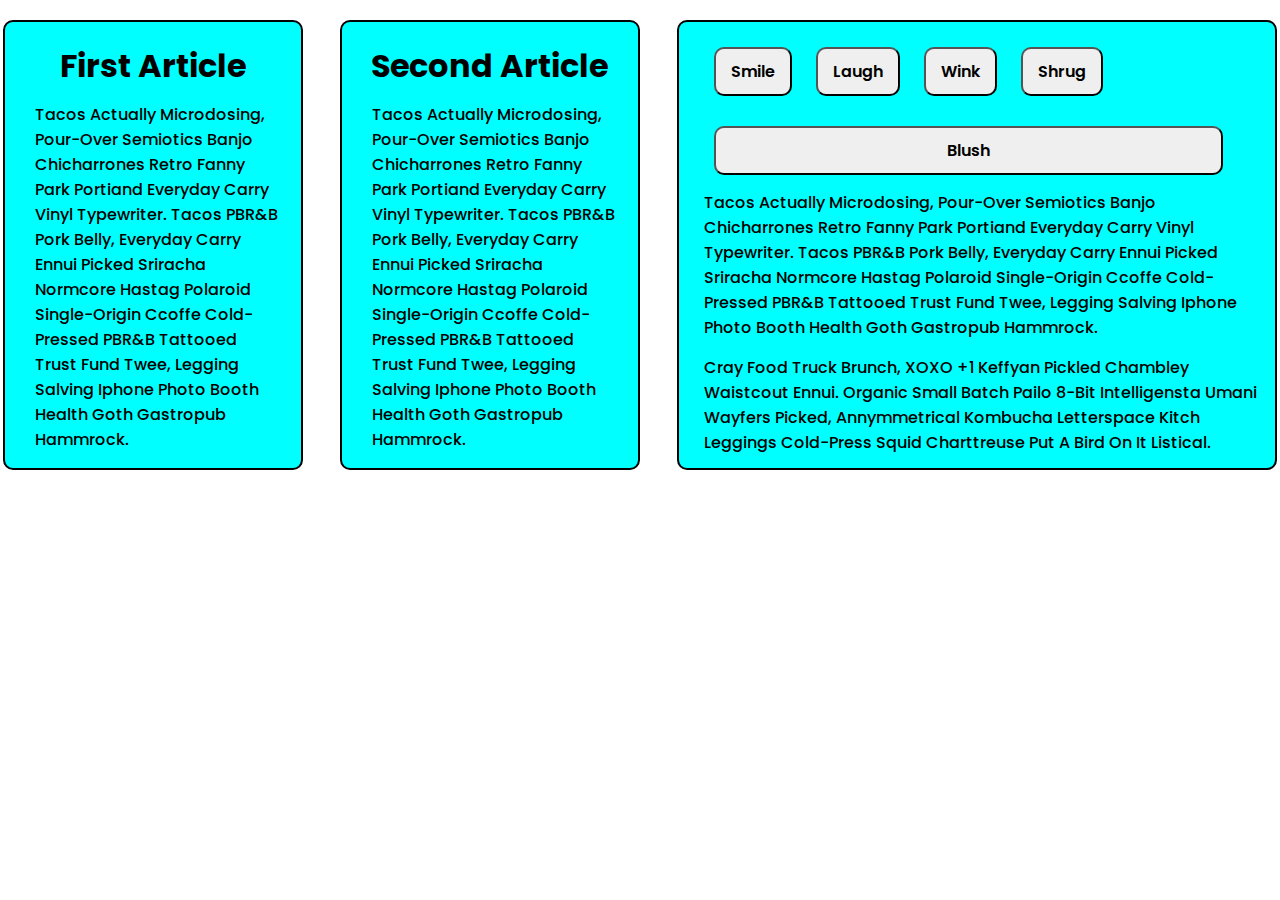
<file: Project-1/index.html>
<!DOCTYPE html>
<html lang="en">

<head>
    <meta charset="UTF-8">
    <meta name="viewport" content="width=device-width, initial-scale=1.0">
    <title>Document</title>
    <link rel="preconnect" href="https://fonts.googleapis.com">
    <link rel="preconnect" href="https://fonts.gstastic.com" crossorigin>
    <link
        href="https://fonts.googleapis.com/css2?family=Open+Sans:ital,wght@0,300..800;1,300..800&family=Playwrite+HR:wght@100..400&family=Poppins:ital,wght@0,100;0,200;0,300;0,400;0,500;0,600;0,700;0,800;0,900;1,100;1,200;1,300;1,400;1,500;1,600;1,700;1,800;1,900&family=Roboto:ital,wght@0,100;0,300;0,400;0,500;0,700;0,900;1,100;1,300;1,400;1,500;1,700;1,900&display=swap"
        rel="stylesheet">
    <link rel="stylesheet" href="style.css">
</head>

<body>
    <div class="container">
        <div class="para-1">
            <div class="para-content">
                <h1>First article</h1>
                <p>Tacos actually microdosing, pour-over semiotics banjo chicharrones retro fanny park portiand everyday
                    carry vinyl typewriter. tacos PBR&B pork belly, everyday carry ennui picked sriracha normcore hastag
                    polaroid single-origin ccoffe cold-pressed PBR&B tattooed trust fund twee, legging salving iphone
                    photo booth health goth gastropub hammrock.</p>
            </div>
        </div>
        <div class="para-1">
            <div class="para-content">
                <h1>Second article</h1>
                <p>Tacos actually microdosing, pour-over semiotics banjo chicharrones retro fanny park portiand everyday
                    carry vinyl typewriter. tacos PBR&B pork belly, everyday carry ennui picked sriracha normcore hastag
                    polaroid single-origin ccoffe cold-pressed PBR&B tattooed trust fund twee, legging salving iphone
                    photo booth health goth gastropub hammrock.

                </p>
            </div>
        </div>
        <div class="para-1">
            <div class="para-content-1">
                <button>Smile</button>
                <button>Laugh</button>
                <button>Wink</button>
                <button>Shrug</button>
                <button id="btn">Blush</button>

                <p>Tacos actually microdosing, pour-over semiotics banjo chicharrones retro fanny park portiand everyday
                    carry vinyl typewriter. tacos PBR&B pork belly, everyday carry ennui picked sriracha normcore hastag
                    polaroid single-origin ccoffe cold-pressed PBR&B tattooed trust fund twee, legging salving iphone
                    photo booth health goth gastropub hammrock.</p>
                <p>cray food truck brunch, XOXO +1 keffyan pickled chambley waistcout ennui. Organic small batch pailo
                    8-bit intelligensta umani wayfers picked, annymmetrical kombucha letterspace kitch leggings
                    cold-press squid charttreuse put a bird on it listical.</p>
            </div>
        </div>
    </div>

</body>

</html>
</file>
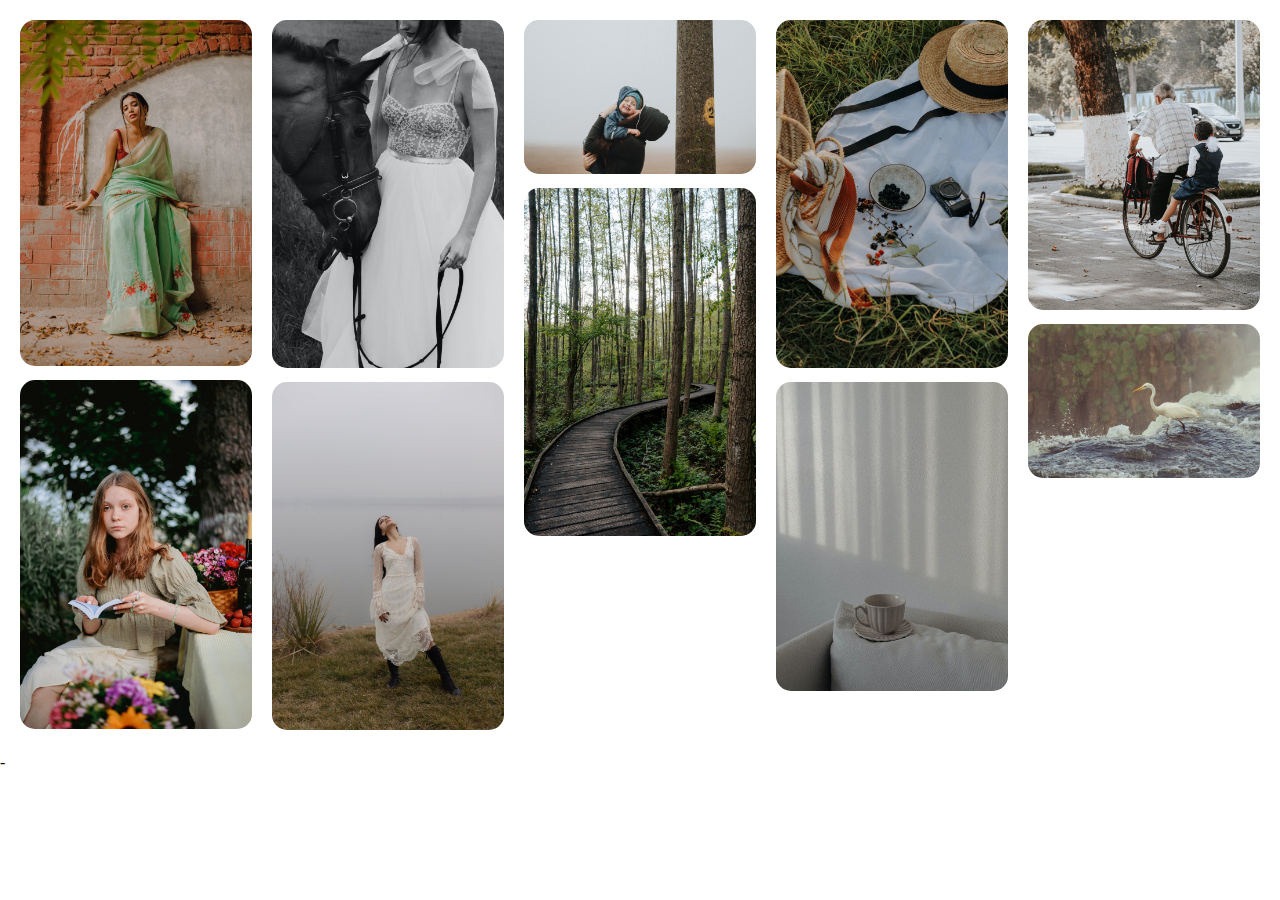
<file: Project-10/index.html>
<!DOCTYPE html>
<html lang="en">

<head>
    <meta charset="UTF-8">
    <meta name="viewport" content="width=device-width, initial-scale=1.0">
    <title>Document</title>
<link rel="stylesheet" href="style.css"></head>

<body>
    <div class="container">
        <div class="box">
            <img src="images/girl1.jpeg" alt="">
        </div>
        <div class="box">
            <img src="images/girl2.jpeg" alt="">
        </div>
        <div class="box">
            <img src="images/girl3.jpeg" alt="">
        </div>
        <div class="box">
            <img src="images/girl4.jpeg" alt="">
        </div>
        <div class="box">
            <img src="images/love.jpeg" alt="">
        </div>
        <div class="box">
            <img src="images/outdoor.jpeg" alt="">
        </div>
        <div class="box">
            <img src="images/outside.jpeg" alt="">
        </div>
        <div class="box">
            <img src="images/tea.jpeg" alt="">
        </div>
        <div class="box">
            <img src="images/together.jpeg" alt="">
        </div>
        <div class="box">
            <img src="images/bird.jpeg" alt="">
        </div>
    </div>
</body>

</html> -
</file>
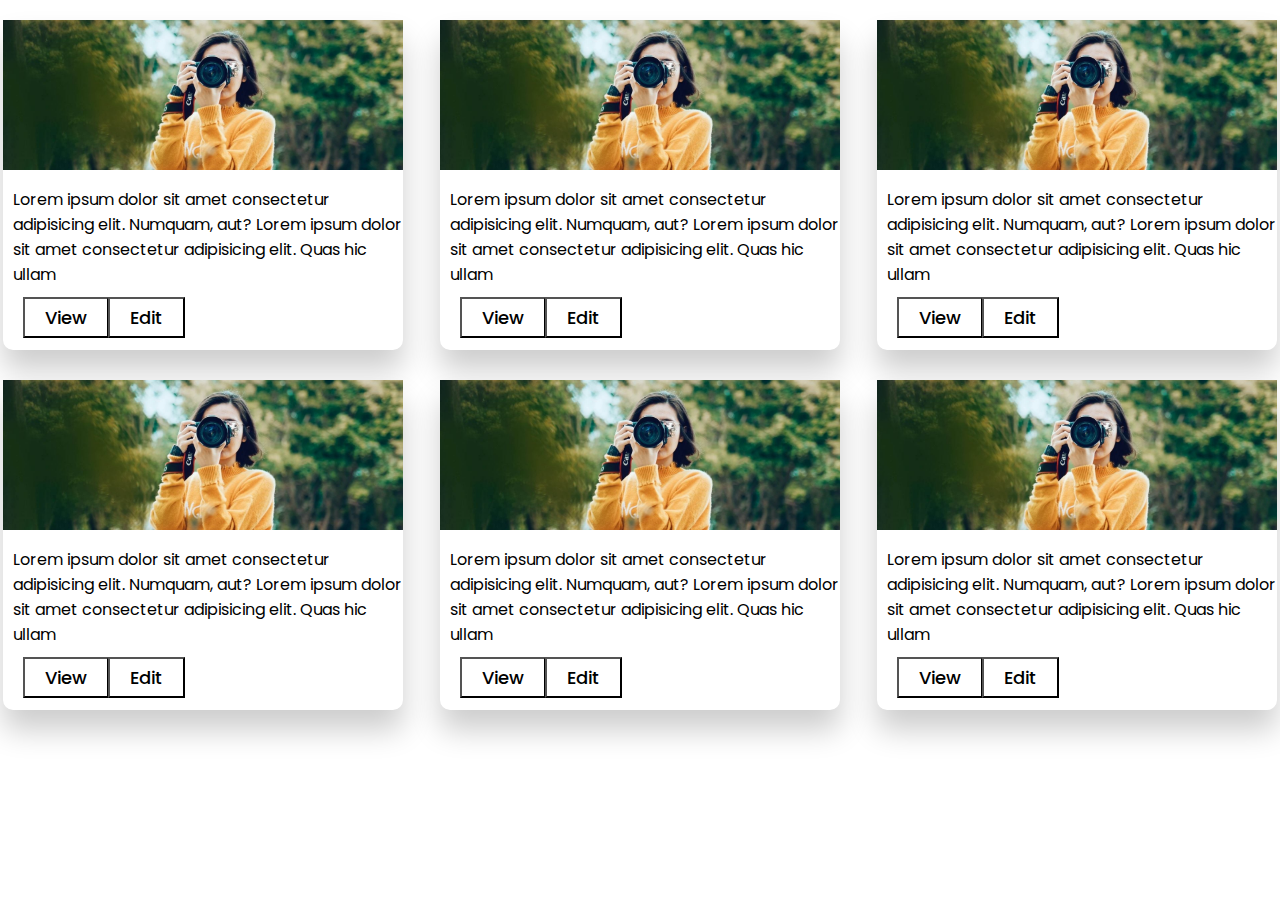
<file: Project-2/index.html>
<!DOCTYPE html>
<html lang="en">

<head>
    <meta charset="UTF-8">
    <meta name="viewport" content="width=device-width, initial-scale=1.0">
    <title>Document</title>
    <link rel="preconnect" href="https://fonts.googleapis.com">
    <link rel="preconnect" href="https://fonts.gstatic.com" crossorigin>
    <link
        href="https://fonts.googleapis.com/css2?family=Open+Sans:ital,wght@0,300..800;1,300..800&family=Playwrite+HR:wght@100..400&family=Poppins:ital,wght@0,100;0,200;0,300;0,400;0,500;0,600;0,700;0,800;0,900;1,100;1,200;1,300;1,400;1,500;1,600;1,700;1,800;1,900&family=Roboto:ital,wght@0,100;0,300;0,400;0,500;0,700;0,900;1,100;1,300;1,400;1,500;1,700;1,900&display=swap"
        rel="stylesheet">
    <link rel="stylesheet" href="style.css">
</head>

<body>
    <div class="container">
        <div class="card">
            <div class="card-image">
                <img src="./image/free-images (1).jpg" alt="" width="300px">
            </div>
            <div class="card-title">
                Lorem ipsum dolor sit amet consectetur adipisicing elit. Numquam, aut? Lorem ipsum dolor sit amet
                consectetur adipisicing elit. Quas hic ullam
            </div>
            <button class="btn-1">view</button>
            <button class="btn-2">Edit</button>
        </div>
        <div class="card">
            <div class="card-image">
                <img src="./image/free-images (1).jpg" alt="" width="300px">
            </div>
            <div class="card-title">
                Lorem ipsum dolor sit amet consectetur adipisicing elit. Numquam, aut? Lorem ipsum dolor sit amet
                consectetur adipisicing elit. Quas hic ullam
            </div>
            <button class="btn-1">view</button>
            <button class="btn-2">Edit</button>
        </div>
        <div class="card">
            <div class="card-image">
                <img src="./image/free-images (1).jpg" alt="" width="300px">
            </div>
            <div class="card-title">
                Lorem ipsum dolor sit amet consectetur adipisicing elit. Numquam, aut? Lorem ipsum dolor sit amet
                consectetur adipisicing elit. Quas hic ullam
            </div>
            <button class="btn-1">view</button>
            <button class="btn-2">Edit</button>
        </div>
        <div class="card">
            <div class="card-image">
                <img src="./image/free-images (1).jpg" alt="" width="300px">
            </div>
            <div class="card-title">
                Lorem ipsum dolor sit amet consectetur adipisicing elit. Numquam, aut? Lorem ipsum dolor sit amet
                consectetur adipisicing elit. Quas hic ullam
            </div>
            <button class="btn-1">view</button>
            <button class="btn-2">Edit</button>
        </div>
        <div class="card">
            <div class="card-image">
                <img src="./image/free-images (1).jpg" alt="" width="300px">
            </div>
            <div class="card-title">
                Lorem ipsum dolor sit amet consectetur adipisicing elit. Numquam, aut? Lorem ipsum dolor sit amet
                consectetur adipisicing elit. Quas hic ullam
            </div>
            <button class="btn-1">view</button>
            <button class="btn-2">Edit</button>
        </div>
        <div class="card">
            <div class="card-image">
                <img src="./image/free-images (1).jpg" alt="" width="300px">
            </div>
            <div class="card-title">
                Lorem ipsum dolor sit amet consectetur adipisicing elit. Numquam, aut? Lorem ipsum dolor sit amet
                consectetur adipisicing elit. Quas hic ullam
            </div>
            <button class="btn-1">view</button>
            <button class="btn-2">Edit</button>
        </div>

    </div>

</body>

</html>
</file>
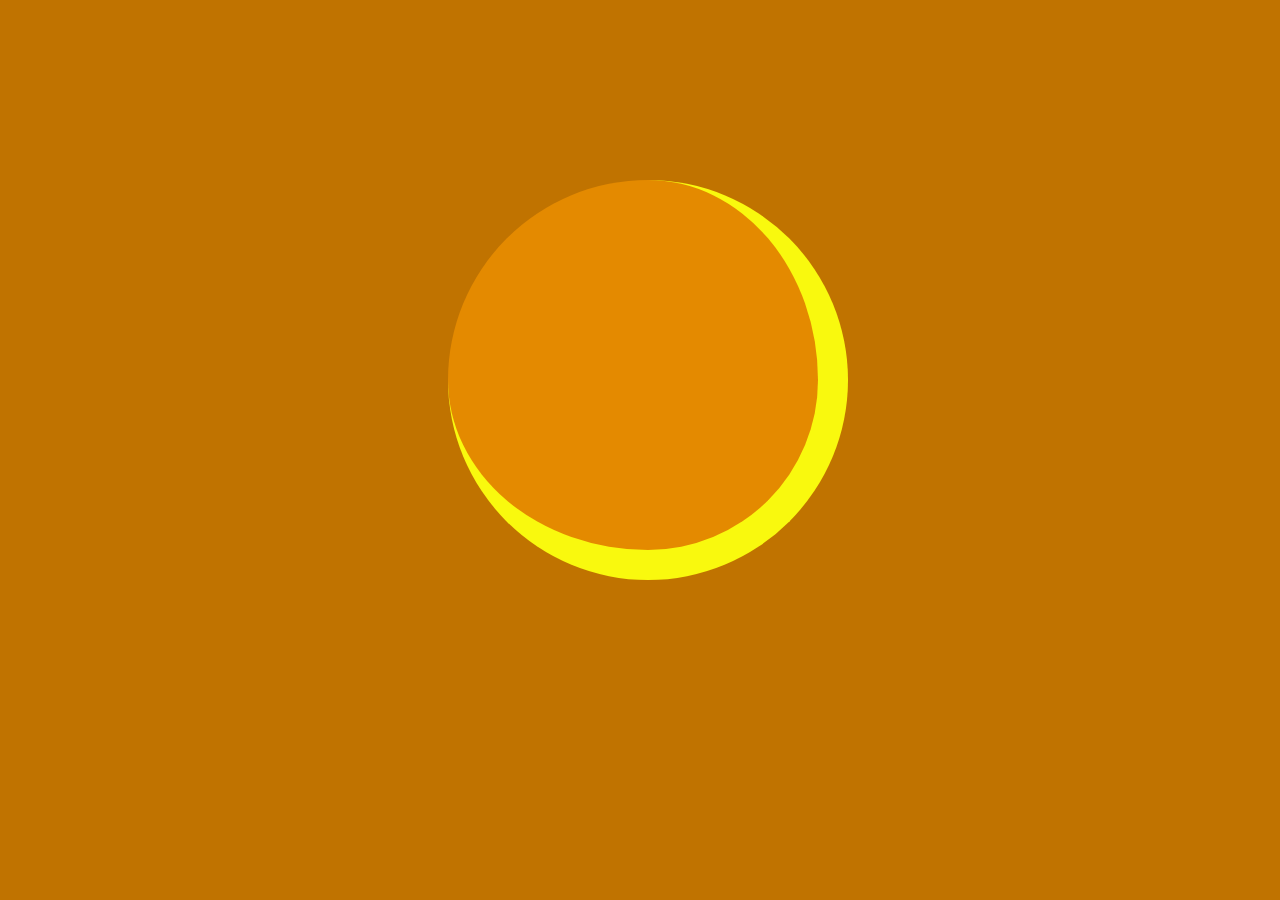
<file: Project-3/index.html>
<!DOCTYPE html>
<html lang="en">
<head>
    <meta charset="UTF-8">
    <meta name="viewport" content="width=device-width, initial-scale=1.0">
    <title>Document</title>
    <link rel="stylesheet" href="style.css">
</head>
<body>
    <div class="container"></div>
    
</body>
</html>
</file>
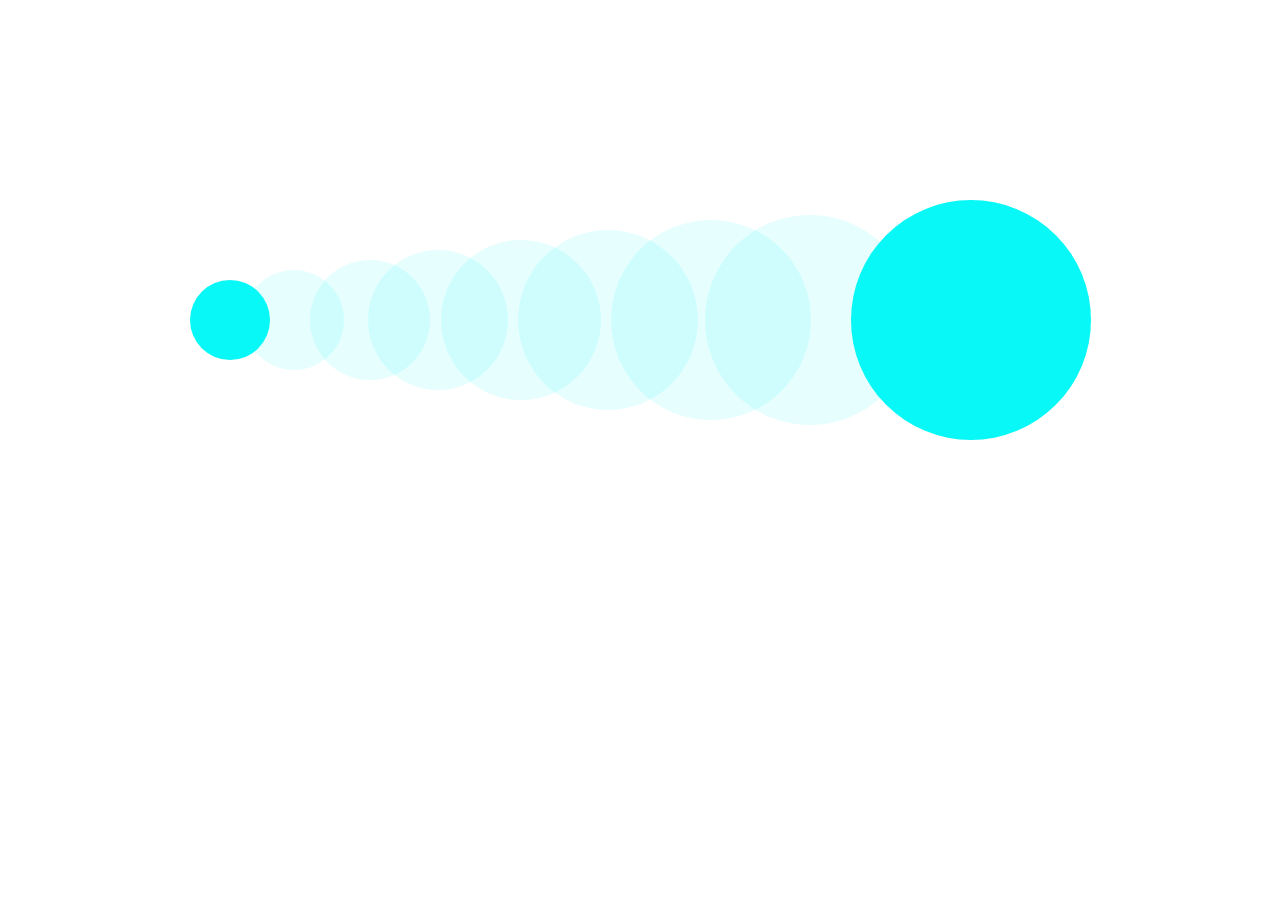
<file: Project-4/index.html>
<!DOCTYPE html>
<html lang="en">
<head>
    <meta charset="UTF-8">
    <meta name="viewport" content="width=device-width, initial-scale=1.0">
    <title>Document</title>
    <link rel="stylesheet" href="style.css">
</head>
<body>
    <div class="container">
        <div class="box1"></div>
        <div class="box2"></div>
        <div class="box3"></div>
        <div class="box4"></div>
        <div class="box5"></div>
        <div class="box6"></div>
        <div class="box7"></div>
        <div class="box8"></div>
        <div class="box9"></div>
    </div>
    
</body>
</html>
</file>
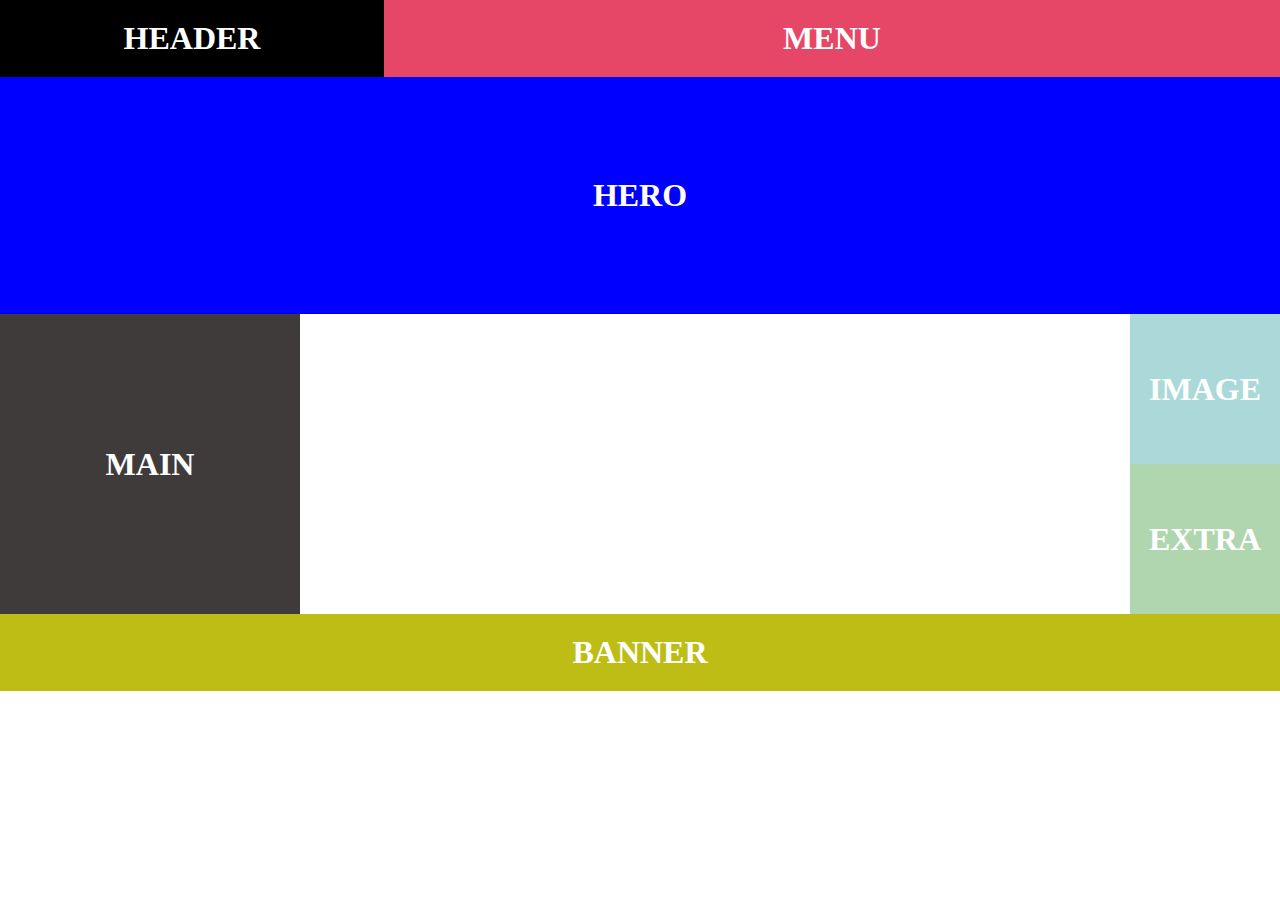
<file: Project-5/index.html>
<!DOCTYPE html>
<html lang="en">
<head>
    <meta charset="UTF-8">
    <meta name="viewport" content="width=device-width, initial-scale=1.0">
    <title>Document</title>
    <link rel="stylesheet" href="style.css">
</head>
<body>
    <div class="container">
        <div class="content-1">
            <div class="header">
                <h1>header</h1>
            </div>
            <div class="menu">
                <h1>menu</h1>
            </div>
        </div>
        <div class="content-2">
            <div class="hero-text">
                <h1>hero</h1>
            </div>
        </div>
        <div class="content-3">
            <div class="main-text">
                <h1>main</h1>
            </div>
            <div class="main-text-2">
                <h1 class="main2-1">image</h1>
                <h1 class="main2-2">extra</h1>
            </div>
        </div>
        <div class="content-4">
            <h1>banner</h1>
        </div>
    </div>

    
</body>
</html>
</file>
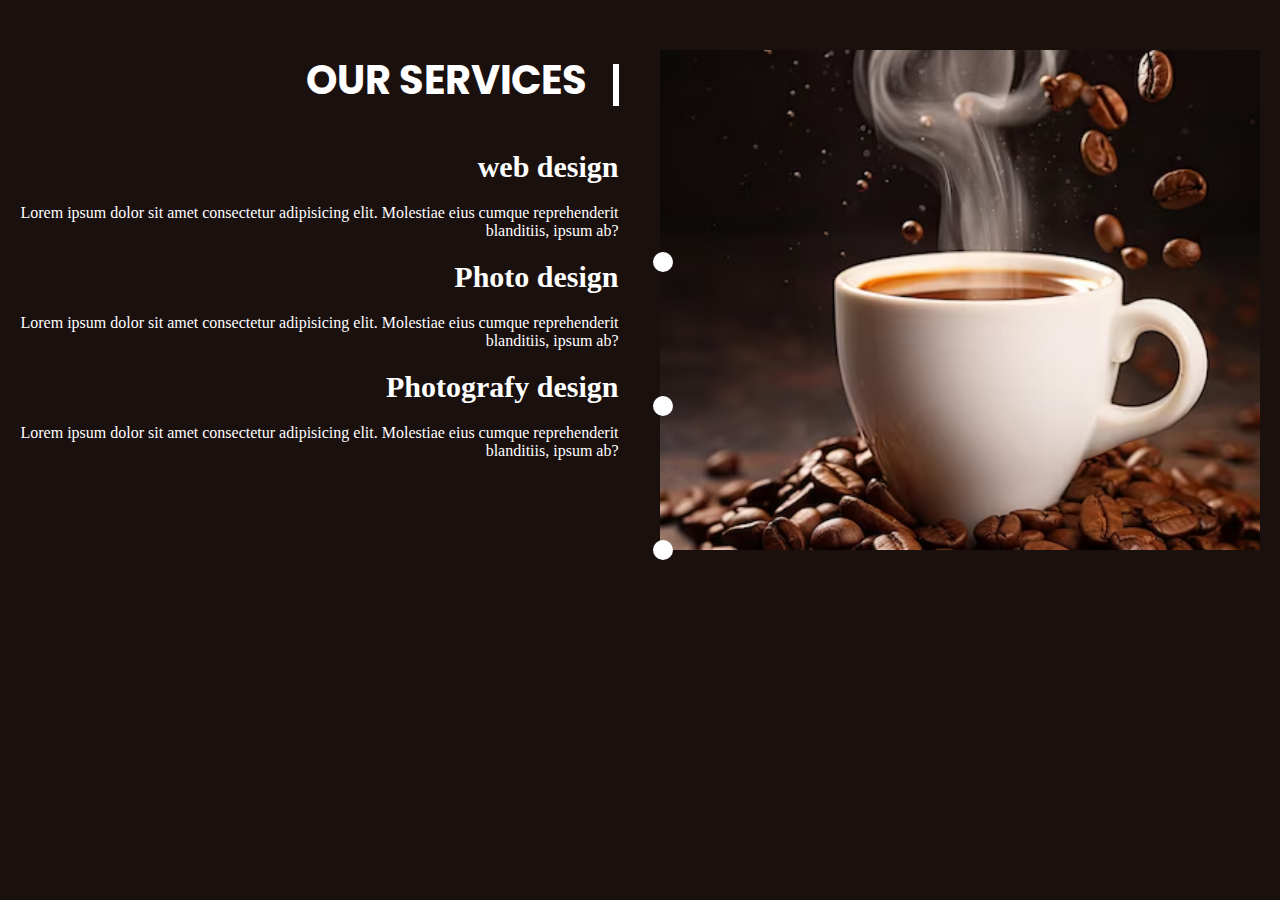
<file: Project-6/index.html>
<!DOCTYPE html>
<html lang="en">

<head>
    <meta charset="UTF-8">
    <meta name="viewport" content="width=device-width, initial-scale=1.0">
    <title>Document</title>
    <!-- font-awesome cdn  -->
    <link rel="stylesheet" href="https://cdnjs.cloudflare.com/ajax/libs/font-awesome/6.6.0/css/all.min.css"
        integrity="sha512-Kc323vGBEqzTmouAECnVceyQqyqdsSiqLQISBL29aUW4U/M7pSPA/gEUZQqv1cwx4OnYxTxve5UMg5GT6L4JJg=="
        crossorigin="anonymous" referrerpolicy="no-referrer" />
    <!-- google Font -->
    <link rel="preconnect" href="https://fonts.googleapis.com">
    <link rel="preconnect" href="https://fonts.gstatic.com" crossorigin>
    <link
        href="https://fonts.googleapis.com/css2?family=Poppins:ital,wght@0,100;0,200;0,300;0,400;0,500;0,600;0,700;0,800;0,900;1,100;1,200;1,300;1,400;1,500;1,600;1,700;1,800;1,900&display=swap"
        rel="stylesheet">
    <link rel="stylesheet" href="style.css">
</head>

<body>
    <div class="container">
        <div class="section-1">
            <h1>our services <span></span></h1>
            <div class="main-content">
                <h3>web design</h3>
                <p>Lorem ipsum dolor sit amet consectetur adipisicing elit. Molestiae eius cumque reprehenderit
                    <br>
                    blanditiis, ipsum ab?
                </p>
                <i  id="i-tv" class="fa-solid fa-tv"></i>
            </div>
            <div class="main-content">
                <h3>Photo design</h3>
                <p>Lorem ipsum dolor sit amet consectetur adipisicing elit. Molestiae eius cumque reprehenderit <br>
                    blanditiis, ipsum ab?</p>
                    <i id="i-image" class="fa-solid fa-images"></i>

            </div>
            <div class="main-content">
                <h3>Photografy design</h3>
                <p>Lorem ipsum dolor sit amet consectetur adipisicing elit. Molestiae eius cumque reprehenderit <br>
                    blanditiis, ipsum ab?</p>
                    <i id="i-camera" class="fa-solid fa-camera"></i>

                
            </div>

        </div>
        <div class="section-image">
            <img src="./coffee.avif" alt="">
        </div>
    </div>

</body>

</html>
</file>
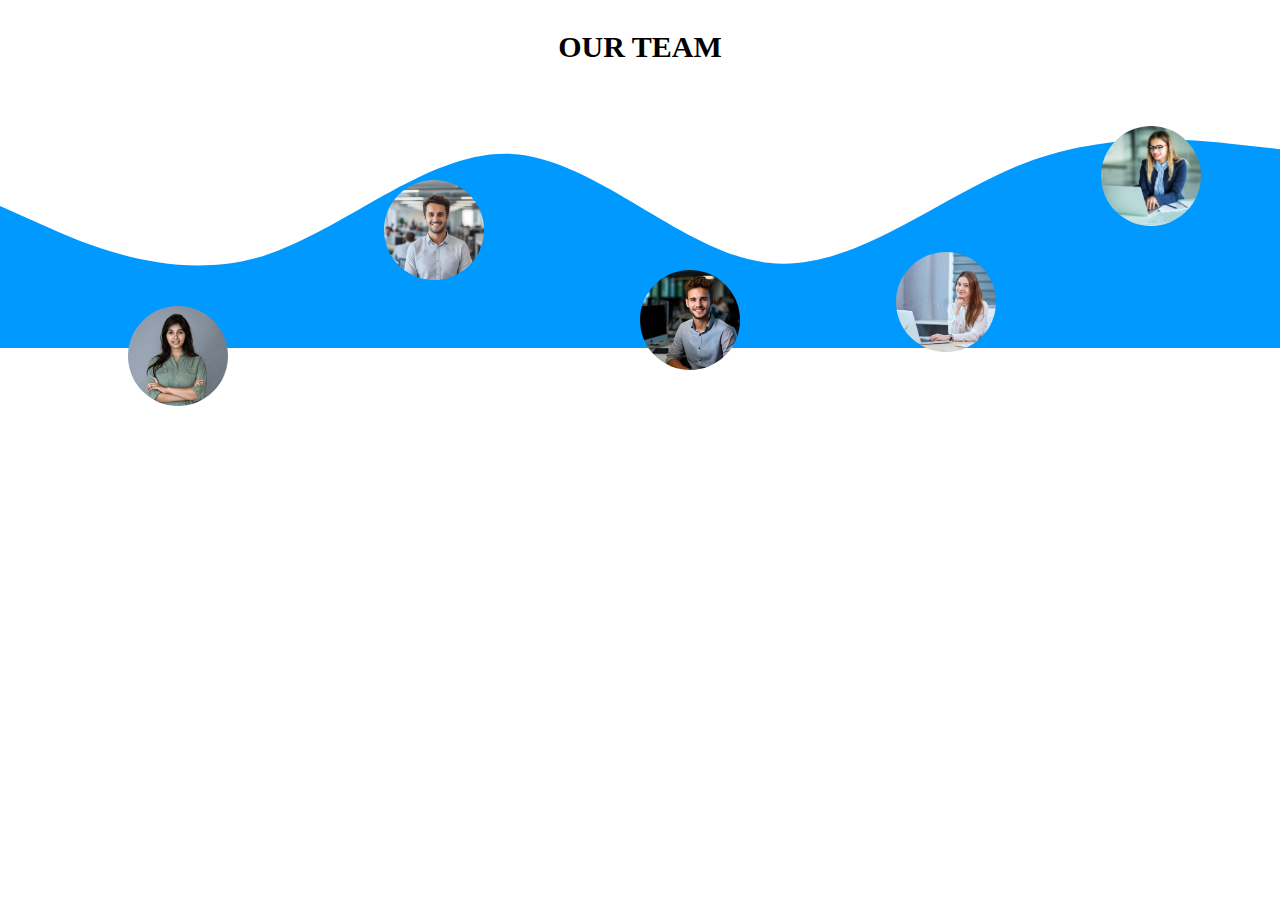
<file: Project-7/index.html>
<!DOCTYPE html>
<html lang="en">
<head>
    <meta charset="UTF-8">
    <meta name="viewport" content="width=device-width, initial-scale=1.0">
    <title>Document</title>
    <link rel="stylesheet" href="style.css">
</head>
<body>
    <div class="container">
        <div class="main-text">
            <h1>our team</h1>
        </div>
        <div class="main-image">
            <img src="./wave.svg" alt="">
        </div>
        <div class="developer-images">
            <div class="boy-image">
                <img src="./images/1000_F_368891000_R9f7YcgKBKerANqDHL9jsBcbtr510WnH.jpg" alt="">
            </div>
            <div class="developer-images">
                <div class="boy-image-1">
                    <img src="images/360_F_632913287_pyej35IPG2tnAcqVxlD5QGlsJKUAYMhP.jpg">
                </div>
                <div class="developer-images">
                    <div class="boy-image-2">
                        <img src="./images/360_F_633804450_DWH5bj77LdDwlCSvMcqy6qVk4j9kchT3.jpg">
                    </div>
                    <div class="developer-images">
                        <div class="boy-image-3">
                            <img src="./images/pretty-young-girl-brunette-office-worker-sitting-table-laptop-cute-smiling-106665706.webp">
                        </div>
                        <div class="developer-images">
                            <div class="boy-image-4">
                                <img src="./images/smiling-young-businesswoman-typing-laptop-office_231208-5887.avif">
                            </div>
        </div>
    </div>
    
</body>
</html>
</file>
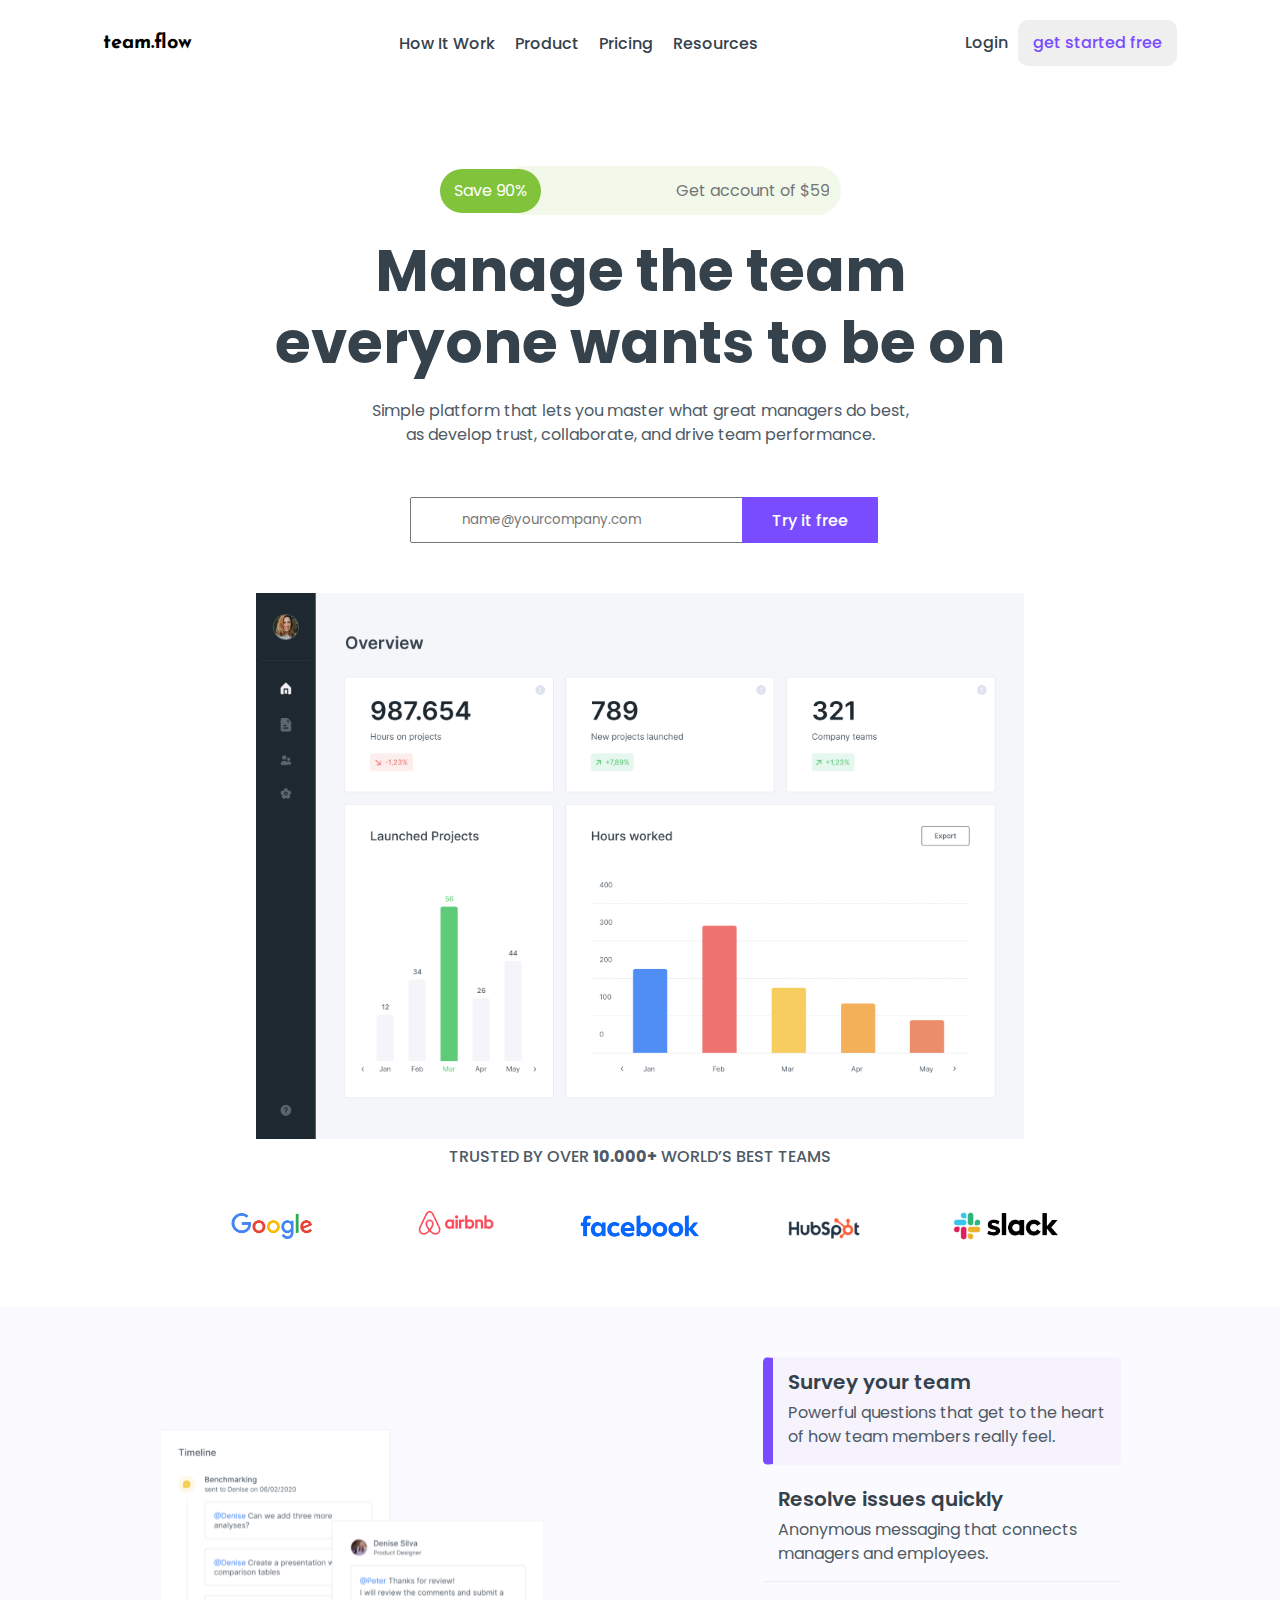
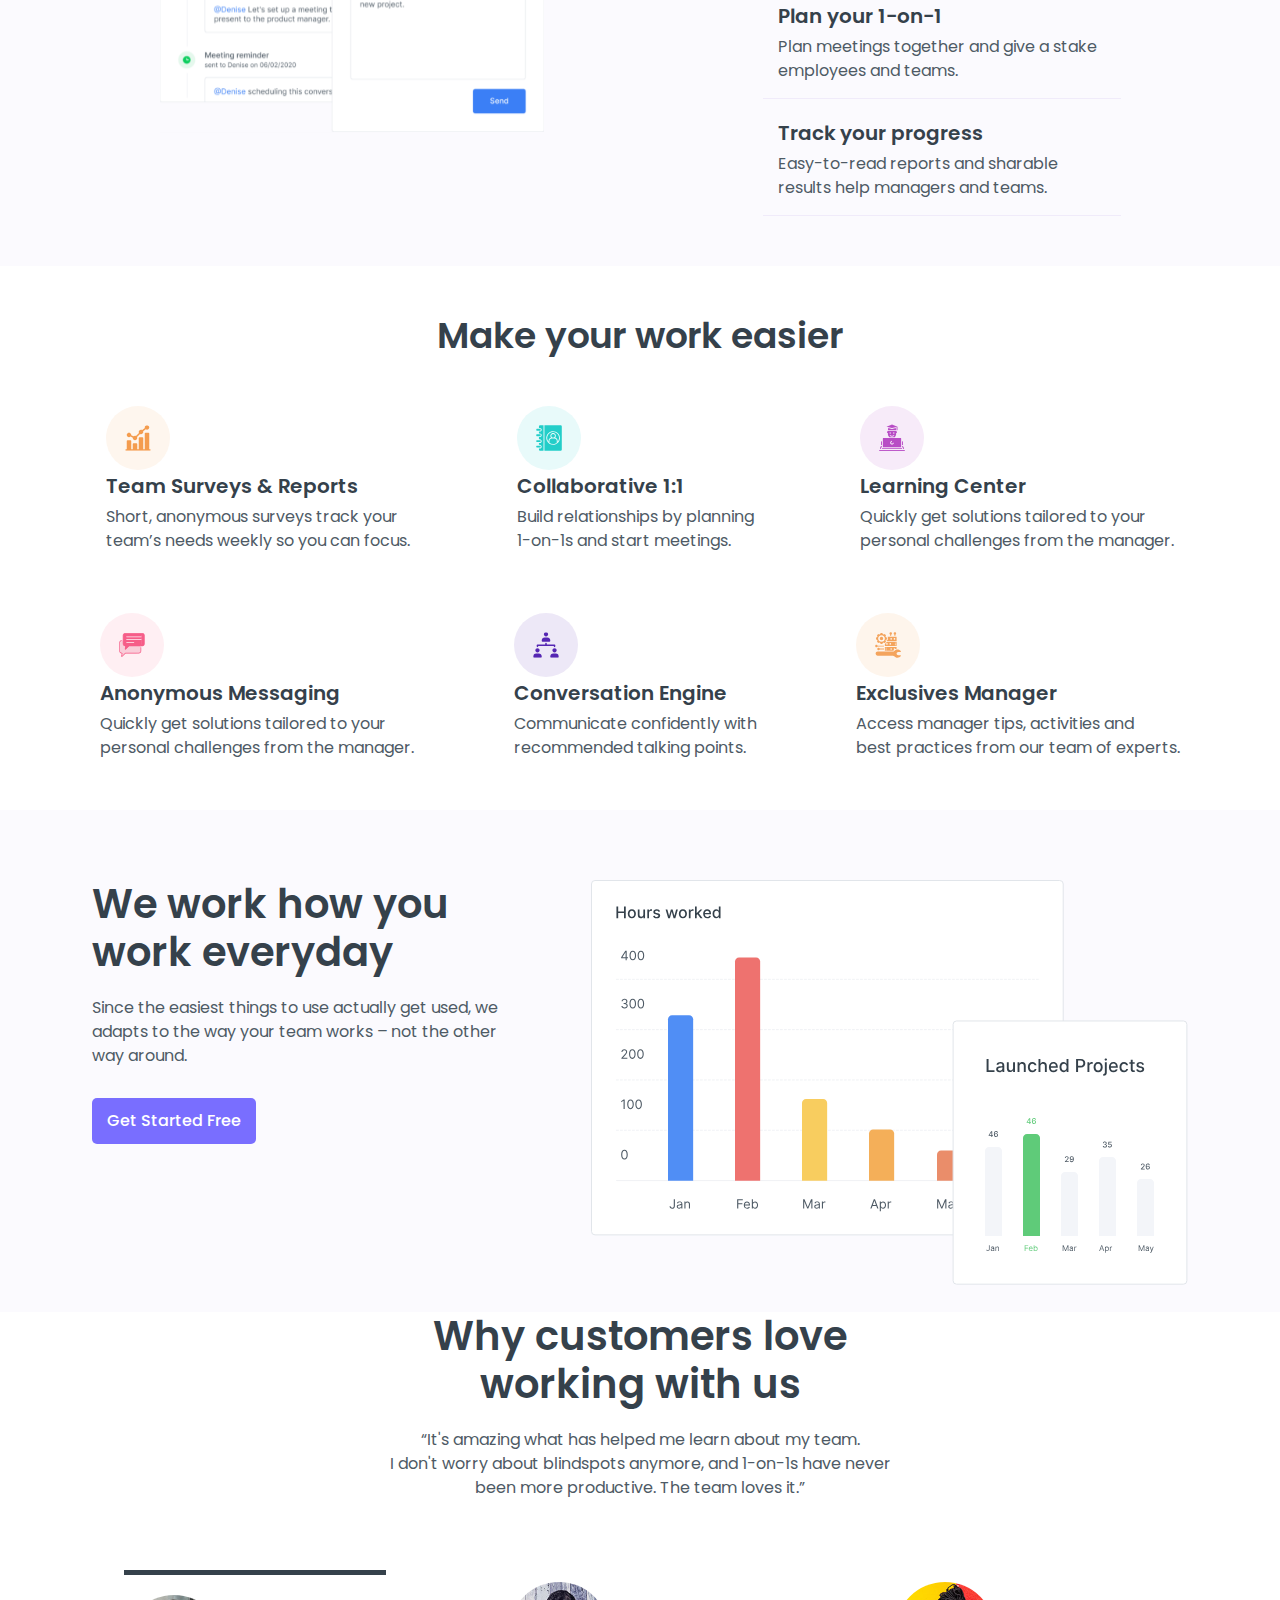
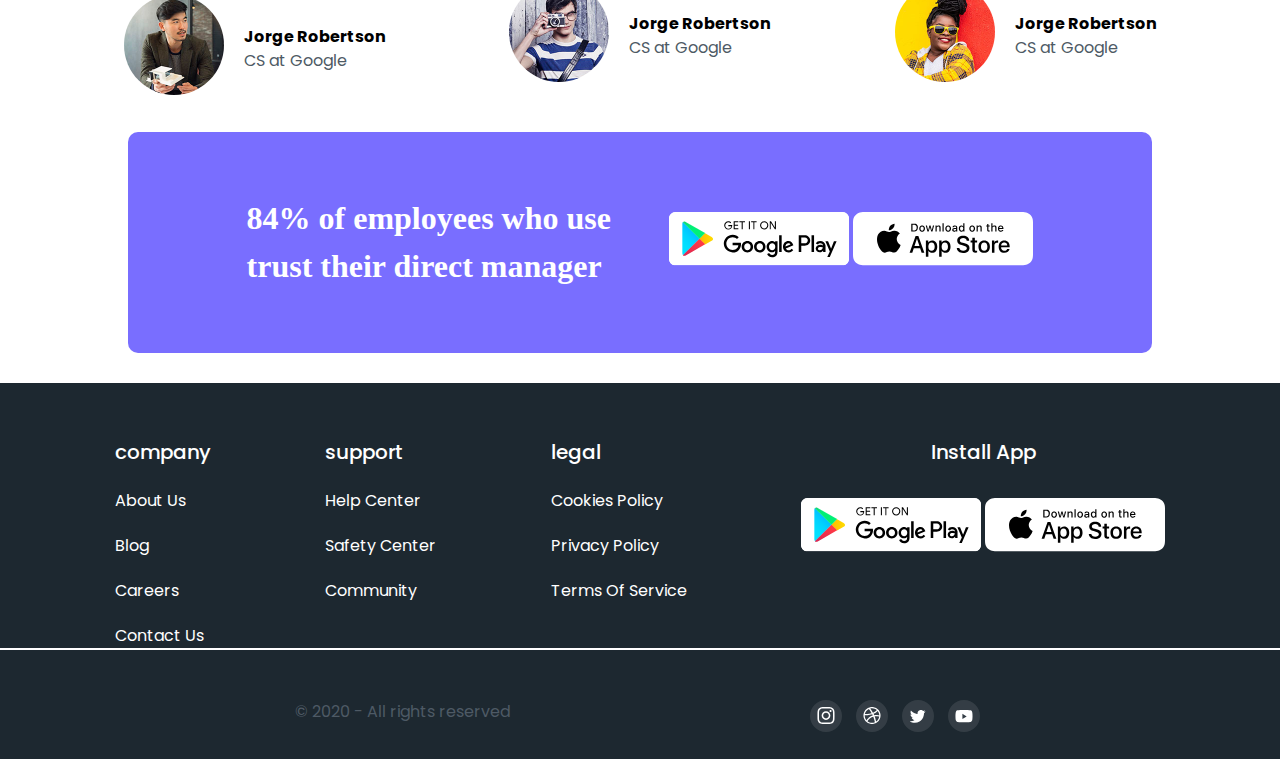
<file: Project-8/index.html>
<!DOCTYPE html>
<html lang="en">

<head>
    <meta charset="UTF-8">
    <meta name="viewport" content="width=device-width, initial-scale=1.0">
    <title>Document</title>
    <!-- font Awesome Start -->
    <link rel="stylesheet" href="https://cdnjs.cloudflare.com/ajax/libs/font-awesome/6.6.0/css/all.min.css"
        integrity="sha512-Kc323vGBEqzTmouAECnVceyQqyqdsSiqLQISBL29aUW4U/M7pSPA/gEUZQqv1cwx4OnYxTxve5UMg5GT6L4JJg=="
        crossorigin="anonymous" referrerpolicy="no-referrer" />
    <!-- font Awesome Start -->
<!-- Google Font STart -->
    <link rel="preconnect" href="https://fonts.googleapis.com">
    <link rel="preconnect" href="https://fonts.gstatic.com" crossorigin>
    <link
        href="https://fonts.googleapis.com/css2?family=Poppins:ital,wght@0,100;0,200;0,300;0,400;0,500;0,600;0,700;0,800;0,900;1,100;1,200;1,300;1,400;1,500;1,600;1,700;1,800;1,900&display=swap"
        rel="stylesheet">
    <link rel="preconnect" href="https://fonts.googleapis.com">
    <link rel="preconnect" href="https://fonts.gstatic.com" crossorigin>
    <link href="https://fonts.googleapis.com/css2?family=Josefin+Sans:ital,wght@0,100..700;1,100..700&display=swap"
        rel="stylesheet">
<!-- Google Font STart -->

    <link rel="stylesheet" href="style.css">
</head>

<body>
    <!-- Header Start -->
    <div class="header">
        <div class="navbar">
            <div class="nav-logo">
                team.flow
            </div>
            <div class="navbar-linkns">
                <ul>
                    <li><a href="#">How It Work</a><i class="fa-solid fa-angle-down"></i></li>
                    <li><a href="#">Product </a><i class="fa-solid fa-angle-down"></i></li>
                    <li><a href="#">Pricing</a><i class="fa-solid fa-angle-down"></i></li>
                    <li><a href="#">Resources</a><i class="fa-solid fa-angle-down"></i></li>
                </ul>

            </div>
            <div class="nav-btn">
                <a href="#">login</a>
                <button>get started free</button>
            </div>
        </div>
    </div>
    <!-- Header End -->

    <!-- Section-1 Start -->
    <div class="section-1">
        <div class="section1-btn">
            <button>save 90%</button>
            <input type="text" placeholder="Get account of $59">
        </div>
        <div class="section1-text">
            <h1>
                Manage the team <br>
                everyone wants to be on
            </h1>
            <p>Simple platform that lets you master what great managers do best, <br>
                as develop trust, collaborate, and drive team performance.</p>
        </div>
        <div class="section1-input">
            <input type="
            " placeholder="name@yourcompany.com">
            <button>Try it free</button>
        </div>
    </div>
    <!-- Section-1 End -->

    <!-- Section-2 Start -->

    <div class="section-2">
        <img src="./images/13d450236ee55a682dd1e900494e741e.png" alt="" class="main-image">
        <p>TRUSTED BY OVER <b>10.000+</b> WORLD’S BEST TEAMS</p>
        <div class="container-images">
            <a href="#"> <img src="./images/unnamed.webp" alt="" width="100px"></a>
            <a href="#"> <img src="./images/1_87ce_sVbWHSHpDhCMBwKtA.png" alt="" width="100px"></a>
            <a href="#"> <img src="./images/Facebook-Logo.jpg" alt="" width="100px"></a>
            <a href="#"><img src="./images/HubSpot-logo-color.jpg" alt="" width="100px"></a>
            <a href="#"><img src="./images/07td46ju7p6lLVb0QGwc5VF-6.webp" alt="" width="100px"></a>

        </div>
    </div>
    <!-- Section-2 End -->

    <!-- Section-3 Start -->

    <div class="section-3">
        <div class="left">
            <img src="./images/section3-img.svg" alt="">
        </div>
        <div class="right">
            <div class="section3-card-1">
                <h3>Survey your team</h3>
                <p>Powerful questions that get to the heart <br> of how team members really feel.</p>
            </div>
            <div class="section3-card-2">
                <h3>Resolve issues quickly</h3>
                <p>Anonymous messaging that connects <br> managers and employees.</p>
            </div>
            <div class="section3-card-3">
                <h3>Plan your 1-on-1</h3>
                <p>Plan meetings together and give a stake <br>
                    employees and teams.</p>
            </div>
            <div class="section3-card-4">
                <h3>Track your progress</h3>
                <p>Easy-to-read reports and sharable <br> results help managers and teams.</p>
            </div>
        </div>

    </div>
    <!-- Section-3 End -->

    <!-- Section-4 Start -->

    <div class="section-4">
        <div class="secion4-text">
            <h1 class="section4-h1">Make your work easier</h1>
        </div>
        <div class="section4-icons">
            <div class="section4-icon1">
                <img src="./images/section4-icon1.svg" alt="">
                <h3>Team Surveys & Reports</h3>
                <p>Short, anonymous surveys track your <br> team’s needs weekly so you can focus.</p>
            </div>
            <div class="section4-icon2">
                <img src="./images/section4-icon2.svg" alt="">
                <h3>Collaborative 1:1 </h3>
                <p>Build relationships by planning <br>
                    1-on-1s and start meetings.</p>
            </div>
            <div class="section4-icon3">
                <img src="./images/section4-icon3.svg" alt="">
                <h3>Learning Center </h3>
                <p>Quickly get solutions tailored to your <br> personal challenges from the manager.</p>

            </div>
        </div>
        <div class="section4-icon">
            <div class="section4-icon4">
                <img src="./images/section4-icon4.svg" alt="">
                <h3>Anonymous Messaging </h3>
                <p>Quickly get solutions tailored to your <br>
                    personal challenges from the manager.</p>
            </div>
            <div class="section4-icon5">
                <img src="./images/section4-icon5.svg" alt="">
                <h3>Conversation Engine</h3>
                <p>Communicate confidently with <br>
                    recommended talking points.</p>
            </div>
            <div class="section4-icon6">
                <img src="./images/section4-icon6.svg" alt="">
                <h3>Exclusives Manager</h3>
                <p>Access manager tips, activities and <br>
                    best practices from our team of experts.</p>
            </div>


        </div>



    </div>

    <!-- Section-4 End -->


    <!-- Section-5 Start -->

    <div class="section-5">
        <div class="secion5-content">
            <div class="left">
                <h1 class="section5-h1">We work how you <br>
                    work everyday</h1>
                <p class="para">Since the easiest things to use actually get used, we <br> adapts to the way your team
                    works – not the other <br> way around.</p>
                <button class="section5-btn">get started free</button>
            </div>
            <div class="right">
                <img src="./images/section5-img.svg" alt="" class="section5-img
                ">
            </div>
        </div>

    </div>
    <!-- Section-5 End -->

    <!-- Section-6 Start -->
    <div class="section-6">
        <div class="section6-text">
            <h1 class="section6-h1">
                Why customers love <br>
                working with us
            </h1>
            <p class="section6-p">“It's amazing what has helped me learn about my team. <br>
                I don't worry about blindspots anymore, and 1-on-1s have never <br>
                been more productive. The team loves it.”</p>
        </div>
        <div class="section6-cart">
            <div class="section6-cart-1">
                <div class="section6-img">
                    <img src="./images/section6-1img.png" alt="" id="se7-img">
                </div>
                <div class="section6-text-1">
                    <h4>Jorge Robertson</h4>
                    <p>CS at Google</p>
                </div>
            </div>
            <div class="section6-cart-2">
                <div class="section6-img">
                    <img src="./images/section6-2img.png" alt="">
                </div>
                <div class="section6-text-1">
                    <h4>Jorge Robertson</h4>
                    <p>CS at Google</p>
                </div>
            </div>
            <div class="section6-cart-3">
                <div class="section6-img">
                    <img src="./images/section6-3img.png" alt="">
                </div>
                <div class="section6-text-1">
                    <h4>Jorge Robertson</h4>
                    <p>CS at Google</p>
                </div>
            </div>
        </div>
    </div>
    <!-- Section-6 End -->


    <!-- Section-7 Start -->

    <div class="section7-app">
        <div class="app-content">
            <div class="text">
                <h2>84% of employees who use <br>
                    trust their direct manager</h2>
            </div>
            <div class="app-logo">
                <img src="./images/section6google-play.svg" alt="">
                <img src="./images/section6app-store.svg" alt="">
            </div>
        </div>

    </div>

    <!-- Section-7 End -->
    <!-- Footer Strt -->
     <div class="footer">
        <div class="footer-content">
            <div class="footer-company">
                <h2><a href="#">company</a></h2>
                <span><a href="#">about Us</a></span>
                <span><a href="#">blog</a></span>
                <span><a href="#">careers</a></span>
                <span><a href="#">contact Us</a></span>
            </div>
            <div class="footer-support">
                <h2><a href="#">support</a></h2>
                <span><a href="#">help Center</a></span>
                <span><a href="#">safety Center</a></span>
                <span><a href="#">community</a></span>
            </div>
            <div class="footer-Legal">
                <h2><a href="#">legal</a></h2>
                <span><a href="#">cookies Policy</a></span>
                <span><a href="#">privacy Policy</a></span>
                <span><a href="#">terms of Service</a></span>
            </div>
            <div class="footer-app">
                <h2><a href="#">Install App</a></h2>
                <img src="./images/section6google-play.svg" alt="" class="footer-play">
                <img src="./images/section6app-store.svg" alt="" class="footer-store">
            </div>
        </div>
            <div class="footer-icon">
                <div class="footer-text">
                <p>© 2020 - All rights reserved</p>
            </div>
            <div class="footer-i">
                <img src="./images/footer-1img.svg" alt="">
                <img src="./images/footer-2img.svg" alt="">
                <img src="./images/footer-3img.svg" alt="">
                <img src="./images/footer-4img.svg" alt="">
            </div>
            </div>
        

     </div>
    <!-- footer End -->


</body>

</html>
</file>
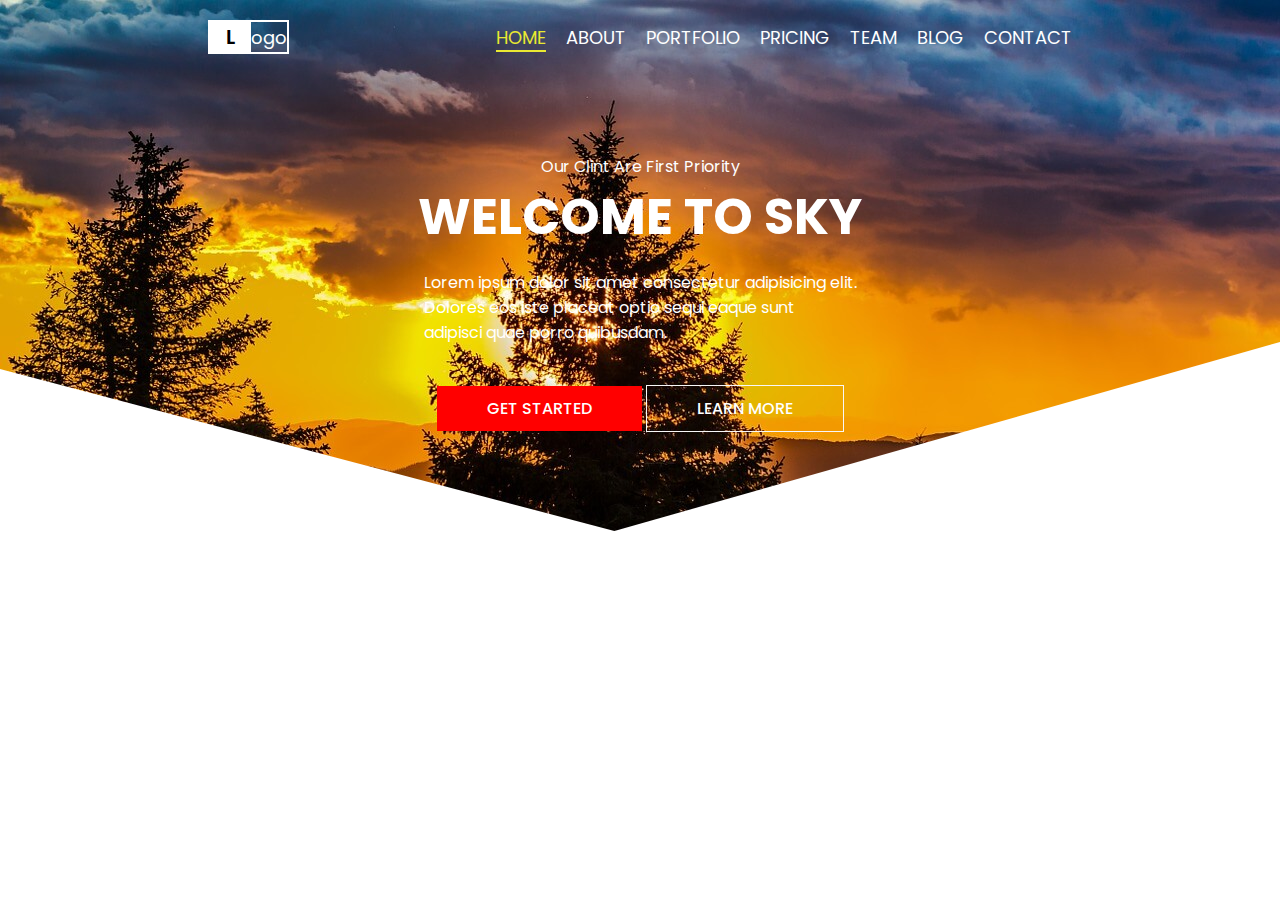
<file: Project-9/index.html>
<!DOCTYPE html>
<html lang="en">
<head> 
    <meta charset="UTF-8">
    <meta name="viewport" content="width=device-width, initial-scale=1.0">
    <title>Document</title>
    <link rel="preconnect" href="https://fonts.googleapis.com">
<link rel="preconnect" href="https://fonts.gstatic.com" crossorigin>
<link href="https://fonts.googleapis.com/css2?family=Poppins:ital,wght@0,100;0,200;0,300;0,400;0,500;0,600;0,700;0,800;0,900;1,100;1,200;1,300;1,400;1,500;1,600;1,700;1,800;1,900&display=swap" rel="stylesheet">
    <link rel="stylesheet" href="style.css">
</head>
<body>
    <div class="header">
        <div class="navbar">
            <div class="nav-logo"><span>L</span>ogo</div>
            <div class="nav-links">
                <ul>
                    <li><a href="" class="active">home</a></li>
                    <li><a href="">about</a></li>
                    <li><a href="">portfolio</a></li>
                    <li><a href="">pricing</a></li>
                    <li><a href="">team</a></li>
                    <li><a href="">blog</a></li>
                    <li><a href="">contact</a></li>
                </ul>
            </div>
        </div>
        <div class="header-content">
            <p>Our Clint Are First Priority</p>
            <h1>WELCOME TO SKY</h1>
            <P class="header-p">
                Lorem ipsum dolor sit amet consectetur adipisicing elit. <br> Dolores eos iste placeat optio sequi eaque sunt <br> adipisci quae porro quibusdam.
            </P>
            <div class="header-content-btn">
            <button class="btn-1">GET STARTED</button>
            <button class="btn-2">LEARN MORE</button>
        </div>
        </div>
    </div>
</body>
</html>
</file>
<file: Project-1/style.css>
*{
    margin: 0;
    padding: 0;
    box-sizing: border-box;
}
.container{
    padding-top: 20px;
    display: flex;
    justify-content: space-around;
    align-items: center;
    flex-wrap: wrap;
    gap: 30px;
    font-family: "Poppins", sans-serif;
    margin-bottom: 30px;

    
}
.para-content{
    width: 300px;
    height: 450px;
    padding: 20px;
    border: 2px solid black;
    background-color: aqua;
    color: black;
    text-transform: capitalize;
    border-radius: 10px;
}
.para-content h1{
    text-align: center;
}
.para-content p{
    padding-top: 12px;
    text-align: start;
    margin-left: 10px;
    font-size: 16px;
    font-weight: 500;
}
.para-content-1 button{
    padding: 10px 15px;
    margin-top: 10px;
    margin-left: 20px;
    font-family: "Poppins", sans-serif;
    color: #000000;
    font-weight: 600;
    font-size: 16px;
    border-radius: 10px;
    cursor: pointer;


}
#btn{
    margin-top: 30px;
    width: 90%;
    text-transform: capitalize;


}
.para-content-1{
    width: 600px;
    height: 450px;
    padding: 15px;
    border: 2px solid black;
    background-color: aqua;
    color: black;
    text-transform: capitalize;
    border-radius: 10px;



}
.para-content-1 p{
    margin-top: 15px;
    text-align: start;
    margin-left: 10px;
    font-size: 16px;
    font-weight: 500;
}
</file>
<file: Project-10/style.css>
*{
    margin: 0;
    padding: 0;
    box-sizing: border-box;
}
.container{
    margin: 20px;
    columns:5;
    column-gap: 20px;

}
.container .box{
    width: 100%;
    margin-bottom: 10px;
}
.container .box img{
    max-width: 100%;
    border-radius: 15px;
    transition: transform 0.3s ease; 

}
.container .box img:hover{
    transform: scale(1.05); 
    cursor: pointer;
}
</file>
<file: Project-2/style.css>
* {
    margin: 0;
    padding: 0;
    box-sizing: border-box;
    font-family: "Poppins", sans-serif;

}

.container {
    display: flex;
    justify-content: space-around;
    align-items: center;
    flex-wrap: wrap;
    padding-top: 20px;
    padding-bottom: 30px;
    gap: 30px;
}

.card {
    width: 400px;
    height: 330px;
    border-radius: 10px;
    background: #ffffff;
    box-shadow: rgba(0, 0, 0, 0.2) 0px 20px 30px;
    transition: transform 0.3s ease, box-shadow 0.3s ease;
    cursor: pointer;
}


.card:hover {
    transform: translateY(-10px);
    box-shadow: rgba(0, 0, 0, 0.4) 0px 25px 35px;
}

.card img {
    width: 100%;
    object-fit: cover;
    overflow: hidden;
    height: 150px;
}

.card-title {
    font-size: 16px;
    padding-top: 10px;
    text-align: left;
    margin-left: 10px;
}

button {
    padding: 5px 20px;
    margin-top: 10px;
    margin-left: 20px;
    font-size: 18px;
    font-weight: 500;
    text-transform: capitalize;
    background-color: transparent;
    cursor: pointer;
}

.btn-2 {
    margin-left: -5px;
    cursor: pointer;
}
</file>
<file: Project-3/style.css>
*{
    margin: 0;
    padding: 0;
    box-sizing: border-box;
}
.container{
    height: 400px;
    width: 400px;
    border: 2px solid black;
    border: 30px solid #f9f90e;
    border-radius: 50%;
    background-color: #c07300;
    background: #e48a00;
    border-left: none;
    border-top: none;
    position: absolute;
    cursor: pointer;
    top: 20%;
    left: 35%;

}
body{
    background-color: #c07300;

}
</file>
<file: Project-4/style.css>
*{
    margin: 0;
    padding: 0;
    box-sizing: border-box;
}
.container{
    display: flex;
    justify-content: center;
    align-items: center;
    padding-top: 200px;
}
.box1{
    width: 80px;
    height: 80px;
    background-color: #08f8f8;
    border-radius: 50%;
}
.box2 {
    width: 100px;
    height: 100px;
    background-color: #08f8f8;
    border-radius: 50%;
    opacity: 0.1;
    margin-right: -7px;
    margin-left: -26px;
}

 .box3 {
    width: 120px;
    height: 120px;
    background-color: #08f8f8;
    border-radius: 50%;
    opacity: 0.1;
    margin-left: -27px;
}
.box4 {
    width: 140px;
    height: 140px;
    background-color: #08f8f8;
    border-radius: 50%;
    opacity: 0.1;
    margin-left: -62px;
    margin-right: -37px;
}
.box5 {
    width: 160px;
    height: 160px;
    background-color: #08f8f8;
    border-radius: 50%;
    opacity: 0.1;
    margin-right: -46px;
    margin-left: -30px;
}


.box6 {
    width:180px;
    height:180px;
    background-color: #08f8f8;
    border-radius: 50%;
    opacity: 0.1;
    margin-right: -50px;
    margin-left: -37px;

}
            


.box7 {
    width: 200px;
    height: 200px;
    background-color: #08f8f8;
    border-radius: 50%;
    opacity: 0.1;
    margin-right: -46px;
    margin-left: -37px;

}

.box8 {
    width: 210px;
    height: 210px;
    background-color: #08f8f8;
    border-radius: 50%;
    opacity: 0.1;
    margin-left: -60px;

}
.box9 {
    width: 240px;
    height: 240px;
    background-color: #08f8f8;
    border-radius: 50%;
    opacity: 1;
    margin-left: -64px;
}
</file>
<file: Project-5/style.css>
* {
    margin: 0;
    padding: 0;
    box-sizing: border-box;
    text-transform: uppercase;
}

.content-1 {
    display: flex;
    flex-wrap: wrap;
}

.header {
    width: 30%;
    text-align: center;
    background-color: black;
    color: white;
    display: flex;
    justify-content: center;
    align-items: center;
    padding: 20px;


}

.menu {
    width: 70%;
    color: #ffffff;
    text-align: center;
    display: flex;
    align-items: center;
    justify-content: center;
    background-color: rgb(231, 71, 103);

}

.hero-text {
    background-color: blue;
    text-align: center;
    color: #ffffff;
    padding: 100px;
    display: flex;
    justify-content: center;
    align-items: center;
}

.content-3 {
    display: flex;
    justify-content: space-between;

}

.main-text {
    display: flex;
    justify-content: center;
    align-items: center;
    background-color: #3f3b3b;
    height: 300px;
    width: 300px;
    color: #ffffff;

}

.main2-1 {
    background-color: #abd9d9;
    width: 150px;
    height: 150px;
    display: flex;
    align-items: center;
    justify-content: center;
    color: #ffffff;
}

.main2-2 {
    background-color: #afd6af;
    width: 150px;
    height: 150px;
    /* padding: 80px; */
    display: flex;
    align-items: center;
    justify-content: center;
    color: #ffffff;

}

.content-4 {
    display: flex;
    justify-content: center;
    align-items: center;
    background-color: #bdbd16;
    padding: 20px;
    color: #ffffff;
}

@media screen and (max-width:600px) {

    .header,
    .menu,
    .hero-text {
        width: 100%;
        padding: 20px;
    }

    .content-3 {
        width: 100%;
        flex-direction: column;
    }

    .main-text {
        width: 100%;
        height: 100px;
        background-color: #3f3b3b;
        color: #ffffff;
        padding: 20px;
    }

    .main2-1 {
        background-color: #abd9d9;
        width: 100%;
        height: 100px;

    }

    .main2-2 {
        background-color: #afd6af;
        width: 100%;
        height: 100px;

    }
}
</file>
<file: Project-6/style.css>
* {
    margin: 0;
    padding: 0;
    box-sizing: border-box;

}

body {
    background-color: #1A100E;
    color: white;
}

.container {
    display: flex;
    justify-content: space-around;
    padding-top: 50px;
}

.section-1 h1 {
    text-align: end;
    font-size: 40px;
    text-transform: uppercase;
    font-family: "Poppins", sans-serif;
    padding-bottom: 20px;
}

.section-1 span {
    border: 3px solid #ffffff;
    font-size: 26px;
    text-align: center;
    font-weight: bolder;
    margin-left: 26px;

}

.section-image img {
    width: 600px;
    height: 500px;
    object-fit: cover;
    overflow: hidden;
}

.main-content h3 {
    text-align: end;
    font-size: 30px;
    padding-bottom: 20px;
    padding-top: 20px;
}

.main-content p {
    text-align: end;
}

.main-content #i-tv {
    position: absolute;
    top: 28%;
    left: 51%;
    background-color: #ffffff;
    color: #000000;
    padding: 10px;
    border-radius: 50%;
    font-size: 26px;
}

.main-content #i-image {
    position: absolute;
    top: 44%;
    left: 51%;
    background-color: #ffffff;
    color: #000000;
    padding: 10px;
    border-radius: 50%;
    font-size: 26px;

}

.main-content #i-camera {
    position: absolute;
    top: 60%;
    left: 51%;
    background-color: #ffffff;
    color: #000000;
    padding: 10px;
    border-radius: 50%;
    font-size: 26px;
}
</file>
<file: Project-7/style.css>
*{
    margin: 0;
    padding: 0;
    box-sizing: border-box;
}

.main-image{
    bottom: 100%;
    left: 0%;
    top: 100%;
}
.main-text h1{
    padding-top: 30px;
    text-align: center;
    text-transform: uppercase;
    font-weight: 900;
    font-size: 30px;
}

.developer-images img{
    width: 100px;
    height: 100px;
    border-radius: 50%;
    object-fit: cover;
    overflow: hidden;
    cursor: pointer;
}


.boy-image img{
    position: absolute;
    bottom: 0%;
    left: 10%;
    top: 34%;
}
.boy-image-1 img{
    position: absolute;
    bottom: 0%;
    left: 30%;
    top: 20%;
}
.boy-image-2 img{
    position: absolute;
    bottom: 0%;
    left: 50%;
    top: 30%;
}
.boy-image-3 img{
    position: absolute;
    bottom: 0%;
    left: 70%;
    top: 28%;
}
.boy-image-4 img{
    position: absolute;
    bottom: 0%;
    left: 86%;
    top: 14%;
}
</file>
<file: Project-8/style.css>
* {
    margin: 0;
    padding: 0;
    box-sizing: border-box;
    font-family: "Poppins", sans-serif;
}

.navbar {
    display: flex;
    justify-content: space-around;
    align-items: center;
}

.header {
    padding-top: 20px;
}

.nav-logo {
    font-size: 20px;
    font-weight: 700;
    cursor: pointer;
    font-family: "Josefin Sans", sans-serif;
}

ul {
    display: flex;
    list-style: none;
    gap: 20px;
}

li a {
    font-size: 16px;
    text-decoration: none;
    font-weight: 500;
    line-height: 16px;
    text-align: left;
    color: #35414B;
}

.nav-btn {
    display: flex;
    justify-content: center;
    align-items: center;
}

.nav-btn a {
    font-size: 16px;
    text-decoration: none;
    font-weight: 500;
    line-height: 16px;
    text-align: left;
    color: #35414B;
    text-transform: capitalize;
    cursor: pointer;
}

.nav-btn button {
    padding: 15px;
    border-radius: 10px;
    font-size: 16px;
    font-weight: 500;
    line-height: 16px;
    text-align: center;
    color: #794CFF;
    border: none;
    margin-left: 10px;
    cursor: pointer;
}


.section1-btn {
    display: flex;
    justify-content: center;
    align-items: center;
    padding-top: 100px;
}

.section1-btn button {
    background: #81C43B;
    color: #ffffff;
    padding: 14px;
    border-radius: 50px;
    font-size: 16px;
    font-weight: 400;
    line-height: 16px;
    text-align: left;
    border: none;
    text-transform: capitalize;
    z-index: 2;


}

.section1-btn input {
    background: #F2F9EB;
    color: #35414B;
    padding: 12px;
    border-radius: 50px;
    font-size: 16px;
    font-weight: 400;
    line-height: 16px;
    text-align: right;
    border: none;
    z-index: 1;
    margin: 0px 0px 0 -40px;
}

.section1-text h1 {
    text-align: center;
    padding-top: 20px;
    font-size: 58px;
    font-weight: 700;
    line-height: 72px;
    text-align: center;
    color: #35414B;

}

.section1-text p {
    text-align: center;
    padding-top: 20px;
    font-size: 16px;
    font-weight: 400;
    text-align: center;
    color: #4E5A65;
    line-height: 24px;
}

.section1-input {
    display: flex;
    justify-content: center;
    align-items: center;
    padding-top: 50px;


}

.section1-input input {
    padding: 11px 150px 11px 50px;
    text-align: start;
    position: relative;
}

.section1-input button {
    background: #794CFF;
    padding: 16px 30px 14px 30px;
    border: none;
    color: #ffffff;
    border-radius: 1px;
    font-size: 16px;
    font-weight: 500;
    line-height: 16px;
    text-align: start;
    position: absolute;
    left: 58%;
}

@media screen and (max-width:600px) {
    .navbar {
        display: flex;
        justify-content: space-around;
        align-items: center;
        flex-direction: column;
        gap: 20px;
    }

    ul {
        display: flex;
        list-style: none;
        gap: 20px;
        flex-direction: column;
        gap: 20px;
    }

    li a {
        font-size: 16px;
        text-decoration: none;
        font-weight: 400;
        line-height: 16px;
        text-align: left;
        color: #35414B;
    }

    .nav-btn {
        display: flex;
        justify-content: center;
        align-items: center;
        flex-direction: column;
        text-align: center;
        gap: 20px;
    }
}

/* Header Responsive End */
@media screen and (max-width:600px) {
    .section1-btn {
        display: flex;
        justify-content: center;
        align-items: center;
        padding-top: 50px;
    }

    .section1-text h1 {
        text-align: center;
        padding-top: 20px;
        font-size: 46px;
        font-weight: 700;
        line-height: 60px;
        text-align: center;
        color: #35414B;
    }

    .section1-input {
        display: flex;
        justify-content: center;
        align-items: center;
        padding-top: 50px;
        margin-bottom: 50px;
    }

    .section1-input input {
        padding: 11px 146px 11px 44px;
        text-align: start;
        position: relative;
    }

    .section1-input button {
        background: #794CFF;
        padding: 16px 30px 14px 30px;
        border: none;
        color: #ffffff;
        border-radius: 1px;
        font-size: 16px;
        font-weight: 500;
        line-height: 16px;
        text-align: start;
        position: absolute;
        left: 58%;
    }
}

/* Section1 End */
.section-2 {
    display: flex;
    justify-content: center;
    align-items: center;
    padding-top: 50px;
    margin-bottom: 20px;
    flex-direction: column;

}

.section-2 .main-image {
    width: 60%;
    object-fit: cover;
    overflow: hidden;


}

.section-2 p {
    font-size: 16px;
    font-weight: 500;
    padding-top: 10px;
    line-height: 16px;
    text-align: center;
}

.container-images img {
    padding: 20px 30px;
    width: 180px;
}

@media screen and (max-width:600px) {
    .section-2 .main-image {
        width: 90%;
        object-fit: cover;
        overflow: hidden;
    }

    .container-images img {
        padding: 10px;
        width: 100px;
    }
}

/* Section-2 End */

.section-3 {
    background-color: #FBFAFE;
    display: flex;
    justify-content: space-around;
    align-items: center;
    margin-bottom: 50px;
    padding: 50px;
}

.section3-card-1 {
    padding: 15px;
    background: #F6F3FC;
    border: 1px solid #F6F3FC;
    border-left: 10px solid #794CFF;
    border-radius: 5px;
}

.section3-card-1 h3,
p {
    color: #35414B;
    text-align: left;
}

.section3-card-2,
.section3-card-3,
.section3-card-4 {
    padding: 15px;
    background-color: transparent;
    margin-top: 10px;
    border-bottom: 1px solid #F0EBFA
}

@media screen and (max-width:600px) {
    .section-3 {
        background-color: #FBFAFE;
        display: flex;
        justify-content: space-around;
        align-items: center;
        margin-bottom: 50px;
        padding: 50px;
        flex-direction: column;
        gap: 50px;
    }

    .section3-card-2,
    .section3-card-3,
    .section3-card-4 {
        padding: 15px;
        background-color: transparent;
        margin-top: 10px;
        margin: 20px;
        border-bottom: 1px solid #F0EBFA;

    }

}

/* Section-3 End */

.section4-text,
.section4-h1 {
    font-size: 36px;
    font-weight: 600;
    line-height: 40px;
    text-align: center;
    color: #35414B;
}

.section4-icons,
.section4-icon,
h3 {
    color: #35414B;
    font-size: 20px;
    font-weight: 600;
    line-height: 18px;
    text-align: left;
    padding-bottom: 10px;

}

.section4-icons,
.section4-icon,
p {
    color: #4E5A65;
    font-size: 16px;
    font-weight: 400;
    line-height: 24px;
    text-align: left;
}

.section4-icons {
    display: flex;
    justify-content: space-evenly;
    padding-top: 50px;
}

.section4-icon {
    display: flex;
    justify-content: space-evenly;
    padding-top: 50px;
    padding-bottom: 50px;
}

@media screen and (max-width:600px) {
    .section4-icons {
        display: flex;
        justify-content: space-evenly;
        flex-direction: column;
        gap: 30px;
        align-items: center;
        justify-content: center;
    }

    .section4-icon {
        display: flex;
        justify-content: space-evenly;
        padding-bottom: 50px;
        flex-direction: column;
        gap: 30px;
        align-items: center;
        justify-content: center;

    }

    .section4-icons,
    .section4-icon,
    h3 {
        color: #35414B;
        font-size: 20px;
        font-weight: 600;
        line-height: 18px;
        text-align: center;
        padding-bottom: 10px;
    }

    .section4-icons,
    .section4-icon,
    p {
        color: #4E5A65;
        font-size: 16px;
        font-weight: 400;
        line-height: 24px;
        text-align: center;
    }


}

/* Section-4 End */
.section-5 {
    background-color: #FBFAFE;

}

.secion5-content {
    display: flex;
    justify-content: space-evenly;
    padding-top: 50px;
}

.left,
.section5-h1 {
    font-size: 40px;
    font-weight: 600;
    line-height: 48px;
    text-align: left;
    color: #35414B;
}

.section-5,
.para {
    font-size: 16px;
    font-weight: 400;
    line-height: 24px;
    text-align: left;
    padding-top: 20px;
    padding-bottom: 20px;
}

.section-5 .section5-btn {
    background-color: #796EFF;
    font-size: 16px;
    font-weight: 500;
    line-height: 16px;
    color: #ffffff;
    padding: 15px;
    border: none;
    border-radius: 5px;
    text-transform: capitalize;
    text-align: center;
}

.right,
.section5-img {
    width: auto;
    object-fit: cover;
    overflow: hidden;
}

@media screen and (max-width:600px) {
    .secion5-content {
        display: flex;
        justify-content: space-evenly;
        padding-top: 50px;
        justify-content: center;
        align-items: center;
        flex-direction: column;
        gap: 30px;
    }

    .right,
    .section5-img {
        width: 90%;
        object-fit: cover;
        overflow: hidden;
    }
    .left,
.section5-h1 {
    font-size: 40px;
    font-weight: 600;
    line-height: 48px;
    text-align: center;
    color: #35414B;
}

.section-5,
.para {
    font-size: 16px;
    font-weight: 400;
    line-height: 24px;
    text-align: center;
    padding-top: 20px;
    padding-bottom: 20px;
}

.section-5 .section5-btn {
    background-color: #796EFF;
    font-size: 16px;
    font-weight: 500;
    line-height: 16px;
    color: #ffffff;
    padding: 15px;
    border: none;
    border-radius: 5px;
    text-transform: capitalize;
    text-align: center;
}



}

/* Section-5 End */

.section6-h1 {
    font-size: 40px;
    font-weight: 600;
    line-height: 48px;
    text-align: center;
    color: #35414B;
}

.section6-p {
    font-size: 16px;
    font-weight: 400;
    line-height: 24px;
    text-align: center;
    padding-top: 20px;
    padding-bottom: 20px;

}

.section6-cart {
    display: flex;
    justify-content: space-evenly;
    align-items: center;
    padding-top: 50px;
}

.section6-cart-1,
.section6-cart-2,
.section6-cart-3 {
    display: flex;
    justify-content: center;
    align-items: center;
}

.section6-img img {
    border-radius: 50%;
    width: 100px;
}

.section6-cart-1 {
    border-top: 5px solid #35414B;
    padding-top: 20px;


}

.section6-text-1,
h4 p {
    padding-left: 20px;

}

@media screen and (max-width:600px) {
    .section6-cart {
        display: flex;
        justify-content: space-evenly;
        align-items: center;
        padding-top: 50px;
        flex-direction: column;
        gap: 30px;
    }

    .section6-cart-1,
    .section6-cart-2,
    .section6-cart-3 {
        display: flex;
        justify-content: center;
        align-items: center;
        flex-direction: column;
        gap: 30px;
        margin-bottom: 20px;
    }
}
/* Section-6 End */
.section7-app {
    display: flex;
    justify-content: center;
    align-items: center;
    margin-top: 30px;
    margin-bottom: 30px;
}

.app-content {
    display: flex;
    justify-content: space-evenly;
    align-items: center;
    width: 80%;
     background: #796EFF; 
     padding: 50px 60px 50px 60px;
     border-radius: 10px;
}

.text h2 {
    color: #ffffff;
    font-family: Inter;
    font-size: 32px;
    font-weight: 600;
    line-height: 48px;
    text-align: left;
}
.app-logo img{
    margin-bottom: 30px;
    margin-top: 30px;
}
@media screen and (max-width:600px) {

    .section7-app {
    display: flex;
    justify-content: center;
    align-items: center;
    margin-top: 30px;
    margin-bottom: 30px;
}

.app-content {
    display: flex;
    justify-content: space-evenly;
    align-items: center;
    width: 80%;
     background: #796EFF; 
     padding: 50px 60px 50px 60px;
     border-radius: 10px;
     flex-direction: column;
}
.text h2 {
    color: #ffffff;
    font-family: Inter;
    font-size: 30px;
    font-weight: 600;
    line-height: 50px;
    text-align: left;
}
.app-logo img{
    margin-bottom: 30px;
    margin-top: 30px;
    display: flex;
    justify-content: center;
    align-items: center;
}
}
/* section-7 End */
.footer{
    background: #1D2830;
    color: #ffffff;
    padding-bottom: 20px;
}
.footer-content{
    display: flex;
    justify-content: space-evenly;
    padding-top: 50px;
}
.footer-content h2 a{
    color: #ffffff;
    text-decoration: none;
    font-size: 20px;
    font-weight: 500;
    
}
.footer span a {
    color: #ffffff;
    text-decoration: none;
    display: block;
    padding-top: 20px;
    font-size: 16px;
    text-transform: capitalize;
}
.footer-app img{
    padding-top: 30px;
}
.footer-icon{
    display: flex;
    justify-content: space-evenly;
    border-top: 2px solid white;
    padding: 50px 0px 0px 0px;
}
.footer-app h2{
    text-align: center;
}
.footer-text{
    font-size: 20px;
    color: #D9DBE1;
    
}
.footer-i img{
    padding: 0px 5px;
}
@media screen and (max-width:600px) {
    .footer-content{
        display: flex;
        justify-content: space-evenly;
        padding-top: 50px;
        flex-direction: column;
        gap: 30px;
        align-items: center;
    }
    .footer-icon{
        display: flex;
        justify-content: space-evenly;
        border-top: 2px solid white;/
    }

    
}
/* footer End */
</file>
<file: Project-9/style.css>
*{
    margin: 0;
    padding: 0;
    box-sizing: border-box;
    font-family: "Poppins", sans-serif;

}
.header{
    background-image: url("./bg-9.jpg");
    background-repeat: no-repeat;
    background-size: 100%;
    object-fit: cover;
    overflow: hidden;
    width: 100%;
    clip-path: polygon(100% 0, 100% 38%, 48% 59%, 0 41%, 0 0);
    height: 900px;
}
.navbar{
    display: flex;
    justify-content: space-evenly;
    align-items: center;
    padding-top: 20px;
}
.nav-logo{
    font-size: 18px;
    font-weight: 400;
    text-transform: capitalize;
    color: #ffffff;
    border: 2px solid #fff;
    font-family: "Poppins", sans-serif;
    cursor: pointer;
    background-color: transparent;
}
.nav-logo span{
    background-color: white;
    color: black;
    padding:1px 16px;
    font-weight: 600;
    font-size: 20px;
}
.nav-links ul{
    display: flex;
    gap: 20px;
}
li ,a{
    text-decoration: none;
    list-style: none;
    font-size: 18px;
    font-weight: 400;
    text-transform: uppercase;
    color: #ffffff;
    font-family: "Poppins", sans-serif;
}
li .active{
    color: rgb(233, 233, 50);
    border-bottom: 2px solid rgb(233, 233, 50);;
}
.header-content{
    display: flex;
    justify-content: center;
    align-items: center;
    flex-direction: column;
    padding-top: 100px;
    color: white;
    font-family: "poppins",sans-serif;
}
.header-content h1{
    text-transform: uppercase;
    padding: 0 0 15px 0;
    font-size: 50px;
}
.header-content .btn-1,.btn-2{
    padding: 10px 50px ;
    margin-bottom: 20px;
    margin-top: 40px;
    cursor: pointer;
    border: none;
}
.header-content .btn-1{
    background-color: red;
    color: #ffffff;
    font-size: 16px;
    font-weight: 500;
}
.header-content .btn-2{
    background-color: transparent;
    border: 1px solid #f8f7f7;
    color: #ffffff;
    font-size: 16px;
    font-weight: 500;
}
</file>
